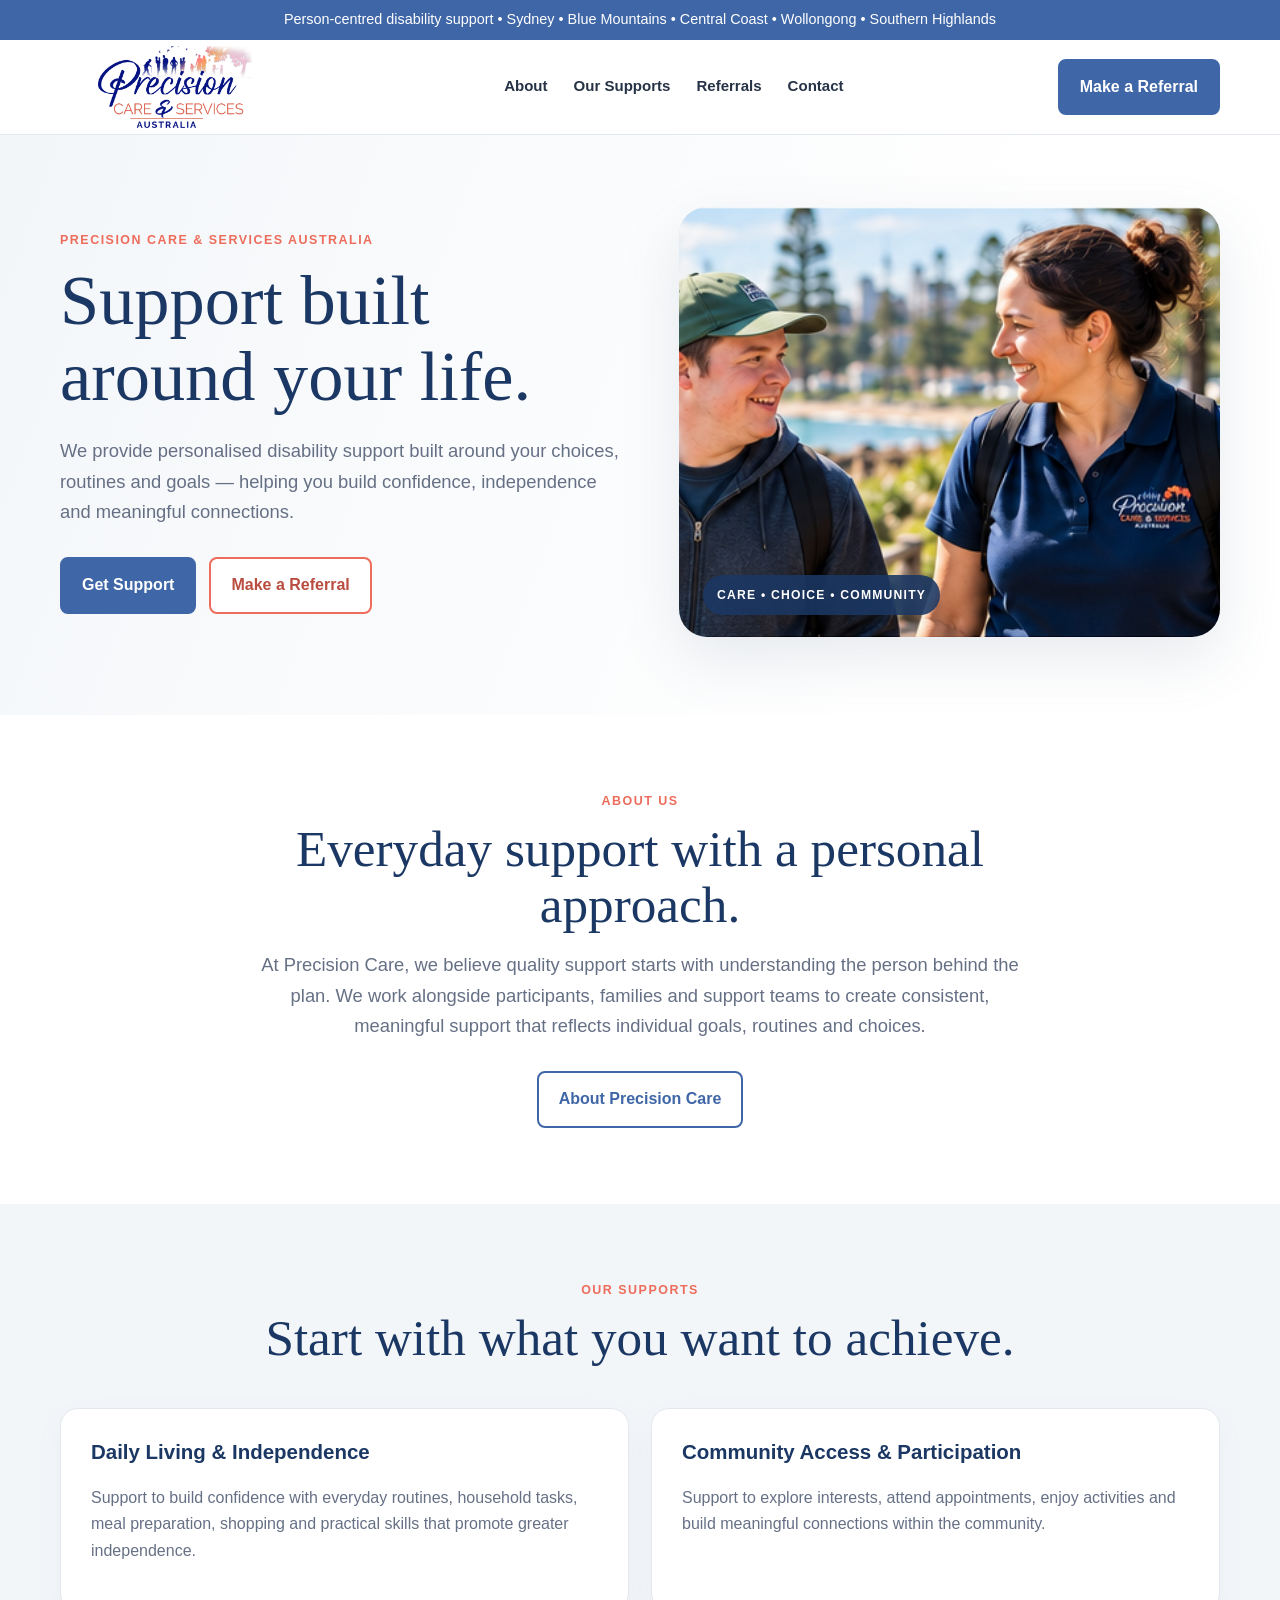
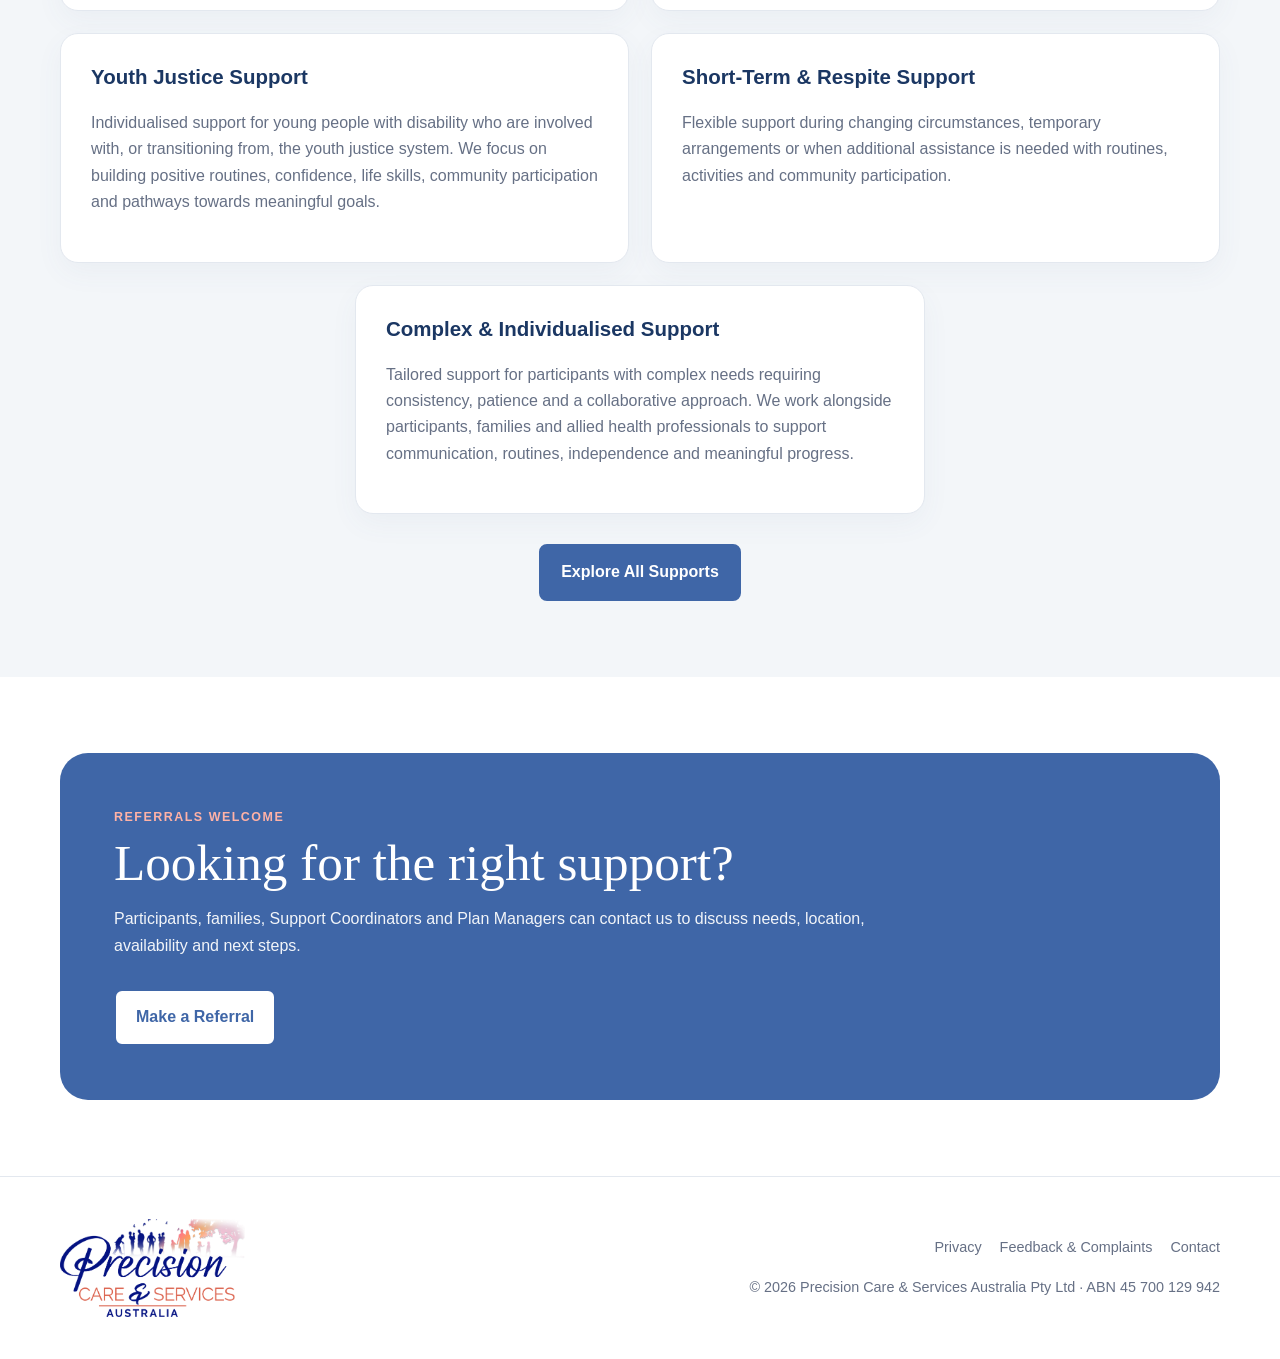
<file: index.html>
<!doctype html>
<html lang="en">
<head>
<meta charset="utf-8">
<meta name="viewport" content="width=device-width,initial-scale=1">
<title>Precision Care & Services Australia | Disability Support</title>
<meta name="description" content="Personalised disability support across Sydney, Blue Mountains, Central Coast, Wollongong and Southern Highlands.">
<link rel="stylesheet" href="styles.css">
</head>
<body>
<div class="top">Person-centred disability support • Sydney • Blue Mountains • Central Coast • Wollongong • Southern Highlands</div>
<header>
<div class="wrap nav">
<a href="index.html"><img class="logo" src="logo-web.png" alt="Precision Care & Services Australia"></a>
<button class="menu-toggle" aria-label="Open menu" style="display:none;">☰</button>
<nav class="links" aria-label="Main navigation">
<a href="about.html">About</a><a href="supports.html">Our Supports</a><a href="referrals.html">Referrals</a><a href="contact.html">Contact</a>
</nav>
<a class="btn primary" href="referrals.html">Make a Referral</a>
</div>
</header>
<main>
<section class="hero">
<div class="wrap hero-grid">
<div>
<div class="eyebrow">Precision Care & Services Australia</div>
<h1>Support built around your life.</h1>
<p class="lead">We provide personalised disability support built around your choices, routines and goals — helping you build confidence, independence and meaningful connections.</p>
<div class="actions"><a class="btn primary" href="contact.html">Get Support</a><a class="btn alt" href="referrals.html">Make a Referral</a></div>
</div>
<div class="hero-photo" role="img" aria-label="Warm, person-centred disability support in the community">
<img src="hero-care.png" alt="Person-centred community support">
<div class="photo-label">CARE • CHOICE • COMMUNITY</div>
</div>
</div>
</section>
<section class="section">
<div class="wrap center">
<div class="eyebrow">About us</div>
<h2>Everyday support with a personal approach.</h2>
<p class="lead">At Precision Care, we believe quality support starts with understanding the person behind the plan. We work alongside participants, families and support teams to create consistent, meaningful support that reflects individual goals, routines and choices.</p>
<div class="actions" style="justify-content:center"><a class="btn" href="about.html">About Precision Care</a></div>
</div>
</section>
<section class="section soft home-supports">
<div class="wrap">
<div class="center"><div class="eyebrow">Our supports</div><h2>Start with what you want to achieve.</h2></div>
<div class="grid">
<div class="card"><h3>Daily Living & Independence</h3><p>Support to build confidence with everyday routines, household tasks, meal preparation, shopping and practical skills that promote greater independence.</p></div>
<div class="card"><h3>Community Access & Participation</h3><p>Support to explore interests, attend appointments, enjoy activities and build meaningful connections within the community.</p></div>
<div class="card"><h3>Youth Justice Support</h3><p>Individualised support for young people with disability who are involved with, or transitioning from, the youth justice system. We focus on building positive routines, confidence, life skills, community participation and pathways towards meaningful goals.</p></div>
<div class="card"><h3>Short-Term & Respite Support</h3><p>Flexible support during changing circumstances, temporary arrangements or when additional assistance is needed with routines, activities and community participation.</p></div>
<div class="card"><h3>Complex & Individualised Support</h3><p>Tailored support for participants with complex needs requiring consistency, patience and a collaborative approach. We work alongside participants, families and allied health professionals to support communication, routines, independence and meaningful progress.</p></div>
</div>
<div class="actions" style="justify-content:center"><a class="btn primary" href="supports.html">Explore All Supports</a></div>
</div>
</section>
<section class="section"><div class="wrap band"><div class="eyebrow" style="color:#ffb2a6">Referrals welcome</div><h2>Looking for the right support?</h2><p>Participants, families, Support Coordinators and Plan Managers can contact us to discuss needs, location, availability and next steps.</p><div class="actions"><a class="btn" href="referrals.html" style="background:#fff">Make a Referral</a></div></div></section>
</main>
<footer><div class="wrap foot"><img src="logo-web.png" alt="Precision Care & Services Australia"><div><div class="footlinks"><a href="privacy.html">Privacy</a><a href="feedback.html">Feedback & Complaints</a><a href="contact.html">Contact</a></div><div class="small">© 2026 Precision Care & Services Australia Pty Ltd · ABN 45 700 129 942</div></div></div></footer>
<script src="script.js"></script>
</body></html>
</file>
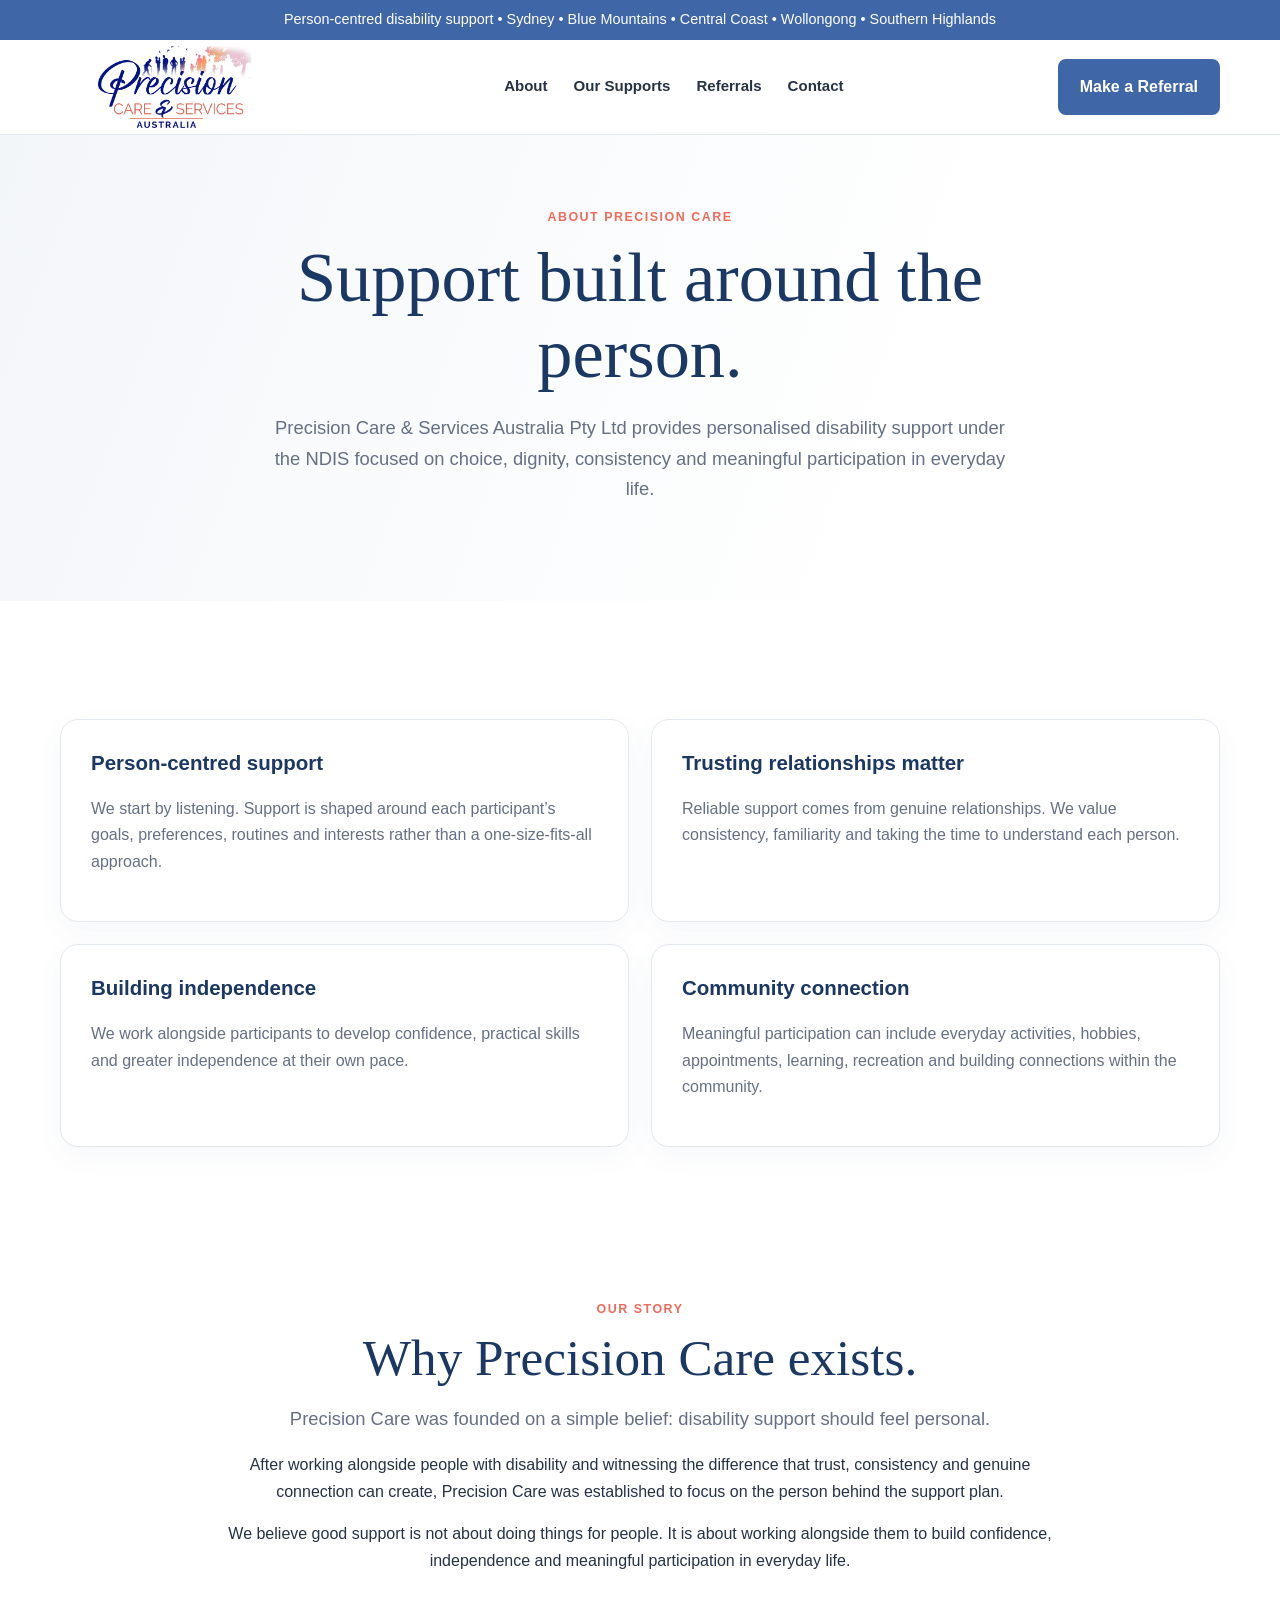
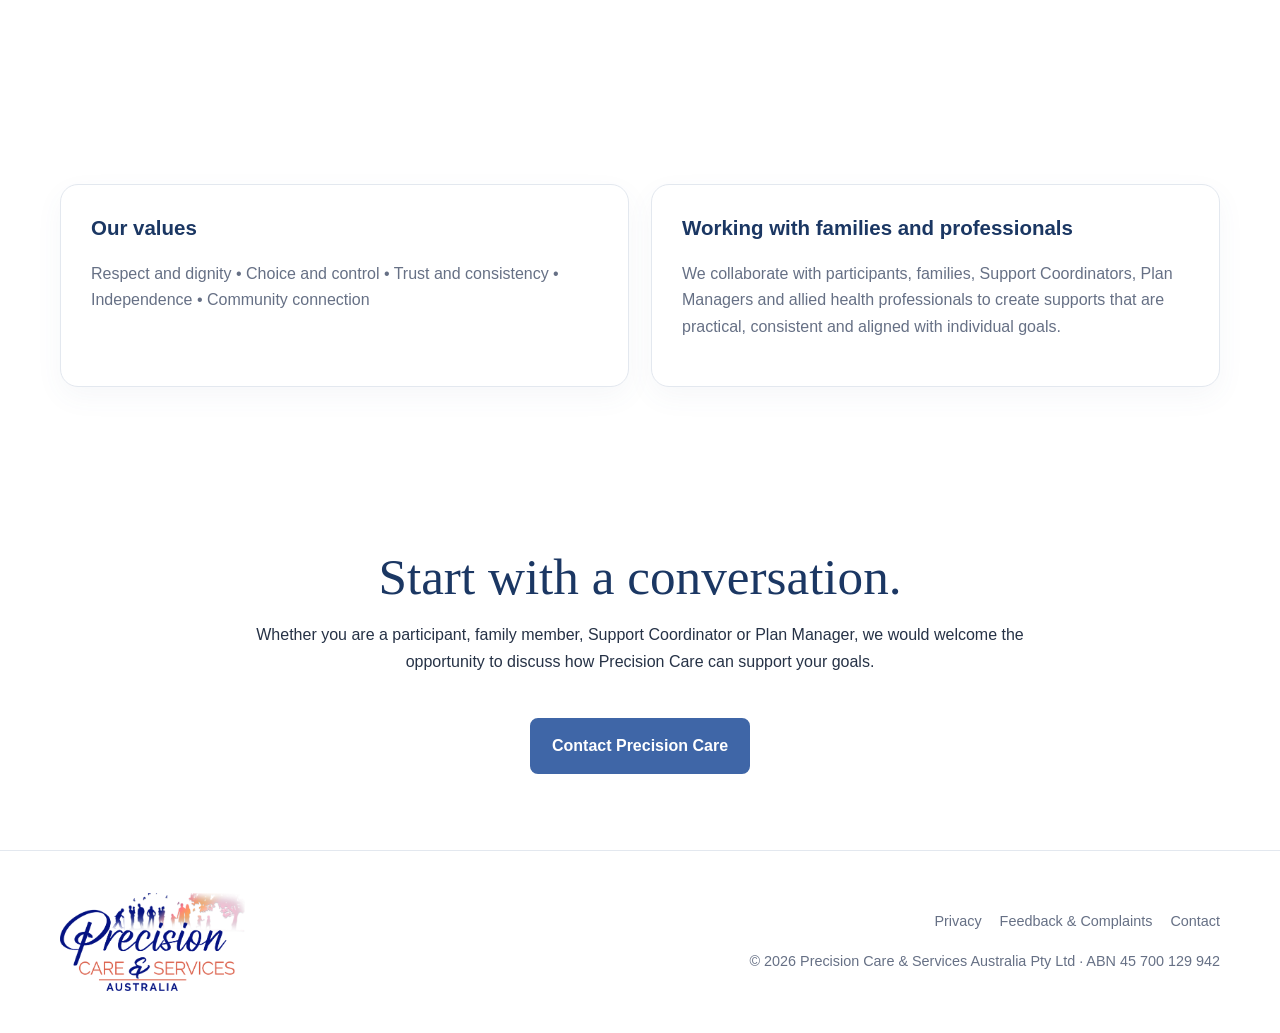
<file: about.html>
<!doctype html>
<html lang="en">
<head>
<meta charset="utf-8">
<meta name="viewport" content="width=device-width, initial-scale=1">

<title>About Precision Care | Person-Centred NDIS Disability Support</title>

<meta name="description" content="Learn about Precision Care & Services Australia. We provide person-centred NDIS disability support focused on choice, dignity, independence and community participation.">

<link rel="stylesheet" href="styles.css?v=4">
</head>

<body>

<div class="top">
Person-centred disability support • Sydney • Blue Mountains • Central Coast • Wollongong • Southern Highlands
</div>

<header>
<div class="wrap nav">
<a href="index.html"><img class="logo" src="logo-web.png" alt="Precision Care & Services Australia"></a>
<button class="menu-toggle" aria-label="Open menu" style="display:none;">☰</button>
<nav class="links" aria-label="Main navigation">
<a href="about.html">About</a><a href="supports.html">Our Supports</a><a href="referrals.html">Referrals</a><a href="contact.html">Contact</a>
</nav>
<a class="btn primary" href="referrals.html">Make a Referral</a>
</div>
</header>


<main class="about-page">


<section class="hero">
<div class="wrap center">

<div class="eyebrow">
ABOUT PRECISION CARE
</div>

<h1>
Support built around the person.
</h1>

<p class="lead">
Precision Care & Services Australia Pty Ltd provides personalised disability support under the NDIS focused on choice, dignity, consistency and meaningful participation in everyday life.
</p>

</div>
</section>



<section class="section">

<div class="wrap grid">


<div class="card">

<h3>
Person-centred support
</h3>

<p>
We start by listening. Support is shaped around each participant’s goals, preferences, routines and interests rather than a one-size-fits-all approach.
</p>

</div>



<div class="card">

<h3>
Trusting relationships matter
</h3>

<p>
Reliable support comes from genuine relationships. We value consistency, familiarity and taking the time to understand each person.
</p>

</div>



<div class="card">

<h3>
Building independence
</h3>

<p>
We work alongside participants to develop confidence, practical skills and greater independence at their own pace.
</p>

</div>



<div class="card">

<h3>
Community connection
</h3>

<p>
Meaningful participation can include everyday activities, hobbies, appointments, learning, recreation and building connections within the community.
</p>

</div>


</div>
</section>




<section class="section">

<div class="wrap center">

<div class="eyebrow">
OUR STORY
</div>

<h2>
Why Precision Care exists.
</h2>


<p class="lead">

Precision Care was founded on a simple belief: disability support should feel personal.

</p>


<p>

After working alongside people with disability and witnessing the difference that trust, consistency and genuine connection can create, Precision Care was established to focus on the person behind the support plan.

</p>


<p>

We believe good support is not about doing things for people. It is about working alongside them to build confidence, independence and meaningful participation in everyday life.

</p>


</div>

</section>




<section class="section">

<div class="wrap grid">


<div class="card">

<h3>
Our values
</h3>

<p>
Respect and dignity • Choice and control • Trust and consistency • Independence • Community connection
</p>

</div>



<div class="card">

<h3>
Working with families and professionals
</h3>

<p>
We collaborate with participants, families, Support Coordinators, Plan Managers and allied health professionals to create supports that are practical, consistent and aligned with individual goals.
</p>

</div>


</div>

</section>




<section class="section">

<div class="wrap center">

<h2>
Start with a conversation.
</h2>

<p>
Whether you are a participant, family member, Support Coordinator or Plan Manager, we would welcome the opportunity to discuss how Precision Care can support your goals.
</p>

<br>

<a class="btn primary" href="contact.html">
Contact Precision Care
</a>


</div>

</section>



</main>
<footer>
  <div class="wrap foot">

    <img src="logo-web.png" alt="Precision Care & Services Australia">

    <div>
      <div class="footlinks">
        <a href="privacy.html">Privacy</a>
        <a href="feedback.html">Feedback & Complaints</a>
        <a href="contact.html">Contact</a>
      </div>

      <div class="small">
        © 2026 Precision Care & Services Australia Pty Ltd · ABN 45 700 129 942
      </div>
    </div>

  </div>
</footer>
<script src="script.js"></script>
</body>
</html>
</file>
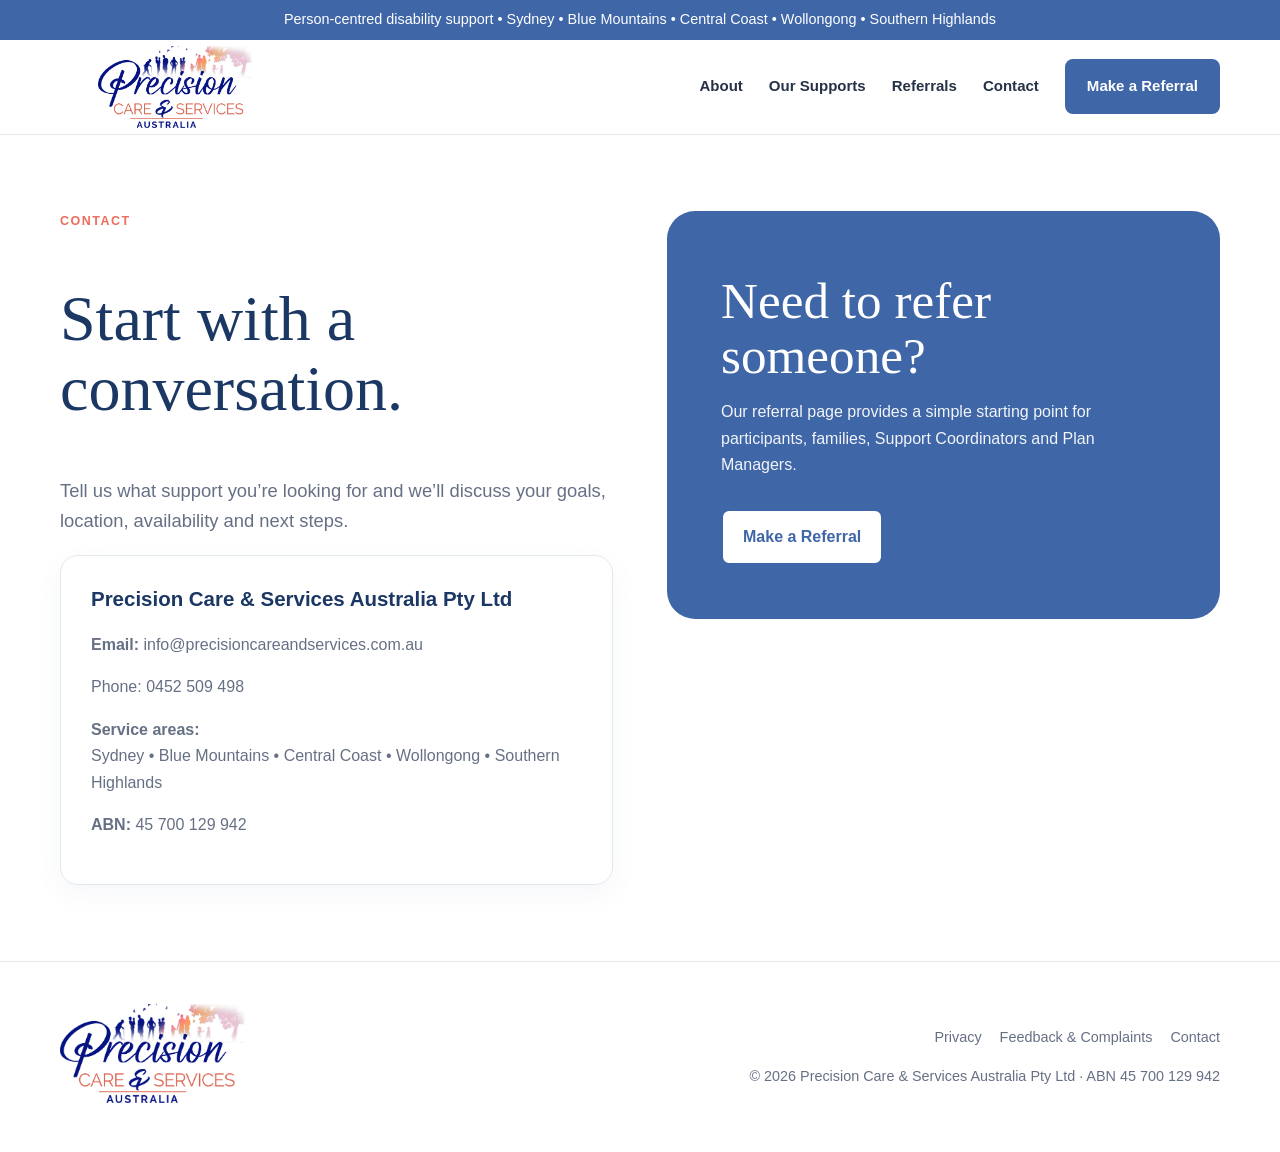
<file: contact.html>
<!doctype html><html lang="en"><head><meta charset="utf-8"><meta name="viewport" content="width=device-width,initial-scale=1"><title>Contact | Precision Care</title><meta name="description" content="Contact Precision Care for disability support enquiries and referrals."><link rel="stylesheet" href="styles.css"></head><body><div class="top">Person-centred disability support • Sydney • Blue Mountains • Central Coast • Wollongong • Southern Highlands</div><header><div class="wrap nav"><a href="index.html"><img class="logo" src="logo-web.png" alt="Precision Care & Services Australia"></a><nav class="links" aria-label="Main navigation"><a href="about.html">About</a><a href="supports.html">Our Supports</a><a href="referrals.html">Referrals</a><a href="contact.html">Contact</a><a class="btn primary" href="referrals.html">Make a Referral</a></nav></div></header><main><section class="section"><div class="wrap contact"><div><div class="eyebrow">Contact</div><h1 style="font-size:clamp(2.8rem,5vw,4.5rem)">Start with a conversation.</h1><p class="lead">Tell us what support you’re looking for and we’ll discuss your goals, location, availability and next steps.</p><div class="card"><h3>Precision Care & Services Australia Pty Ltd</h3><p><strong>Email:</strong> <a href="mailto:info@precisioncareandservices.com.au">info@precisioncareandservices.com.au</a></p><p>Phone: <a href="tel:0452509498">0452 509 498</a></p><p><strong>Service areas:</strong><br><span class="service-area">Sydney • Blue Mountains • Central Coast • Wollongong • Southern Highlands</span></p><p><strong>ABN:</strong> 45 700 129 942</p></div></div><div class="band"><h2>Need to refer someone?</h2><p>Our referral page provides a simple starting point for participants, families, Support Coordinators and Plan Managers.</p><div class="actions"><a class="btn" href="referrals.html" style="background:#fff">Make a Referral</a></div></div></div></section></main><footer><div class="wrap foot"><a href="index.html" aria-label="Precision Care & Services Australia home"><img class="footer-logo" src="logo-web.png" alt="Precision Care & Services Australia"></a><div><div class="footlinks"><a href="privacy.html">Privacy</a><a href="feedback.html">Feedback & Complaints</a><a href="contact.html">Contact</a></div><div class="small">© 2026 Precision Care & Services Australia Pty Ltd · ABN 45 700 129 942</div></div></div></footer></body></html>
</file>
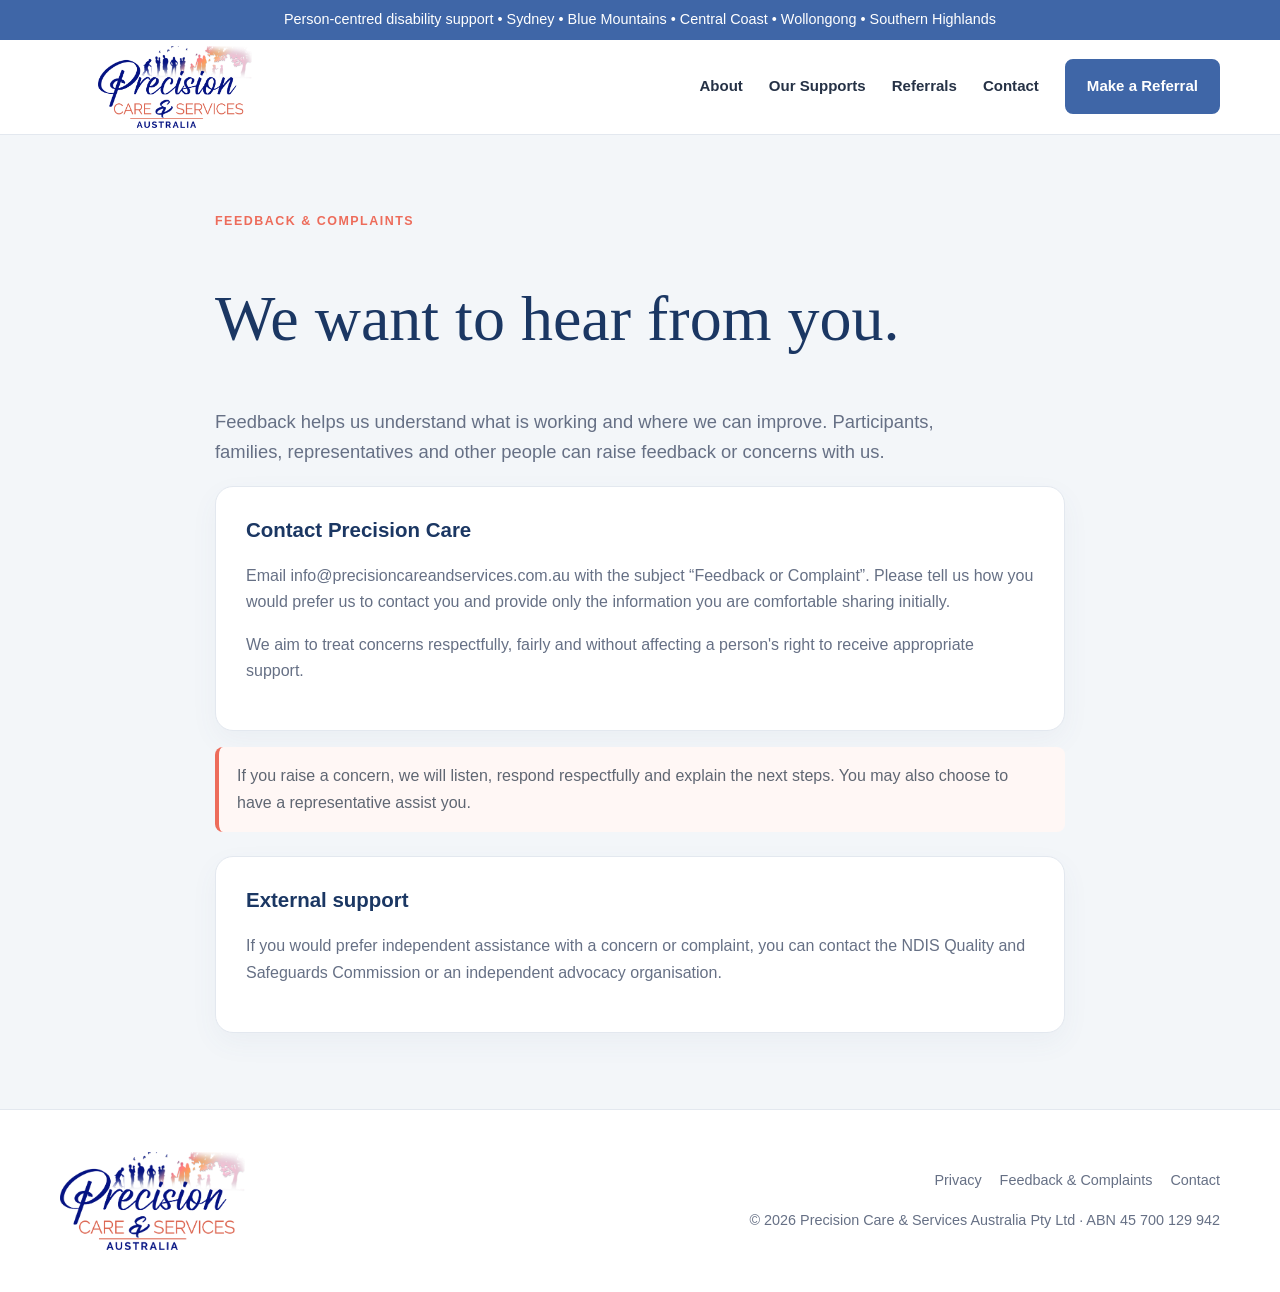
<file: feedback.html>
<!doctype html><html lang="en"><head><meta charset="utf-8"><meta name="viewport" content="width=device-width,initial-scale=1"><title>Feedback & Complaints | Precision Care</title><meta name="description" content="Provide feedback or raise a concern with Precision Care."><link rel="stylesheet" href="styles.css"></head><body><div class="top">Person-centred disability support • Sydney • Blue Mountains • Central Coast • Wollongong • Southern Highlands</div><header><div class="wrap nav"><a href="index.html"><img class="logo" src="logo-web.png" alt="Precision Care & Services Australia"></a><nav class="links" aria-label="Main navigation"><a href="about.html">About</a><a href="supports.html">Our Supports</a><a href="referrals.html">Referrals</a><a href="contact.html">Contact</a><a class="btn primary" href="referrals.html">Make a Referral</a></nav></div></header><main><section class="section soft"><div class="wrap" style="max-width:850px"><div class="eyebrow">Feedback & complaints</div><h1 style="font-size:clamp(2.8rem,5vw,4.5rem)">We want to hear from you.</h1><p class="lead">Feedback helps us understand what is working and where we can improve. Participants, families, representatives and other people can raise feedback or concerns with us.</p><div class="card"><h3>Contact Precision Care</h3><p>Email <a href="mailto:info@precisioncareandservices.com.au?subject=Feedback%20or%20Complaint">info@precisioncareandservices.com.au</a> with the subject “Feedback or Complaint”. Please tell us how you would prefer us to contact you and provide only the information you are comfortable sharing initially.</p><p>We aim to treat concerns respectfully, fairly and without affecting a person's right to receive appropriate support.</p></div><p class="notice">If you raise a concern, we will listen, respond respectfully and explain the next steps. You may also choose to have a representative assist you.</p><div class="card" style="margin-top:24px;"><h3>External support</h3><p>If you would prefer independent assistance with a concern or complaint, you can contact the NDIS Quality and Safeguards Commission or an independent advocacy organisation.</p></div></div></section></main><footer><div class="wrap foot"><img src="logo-web.png" alt="Precision Care & Services Australia"><div><div class="footlinks"><a href="privacy.html">Privacy</a><a href="feedback.html">Feedback & Complaints</a><a href="contact.html">Contact</a></div><div class="small">© 2026 Precision Care & Services Australia Pty Ltd · ABN 45 700 129 942</div></div></div></footer></body></html>
</file>
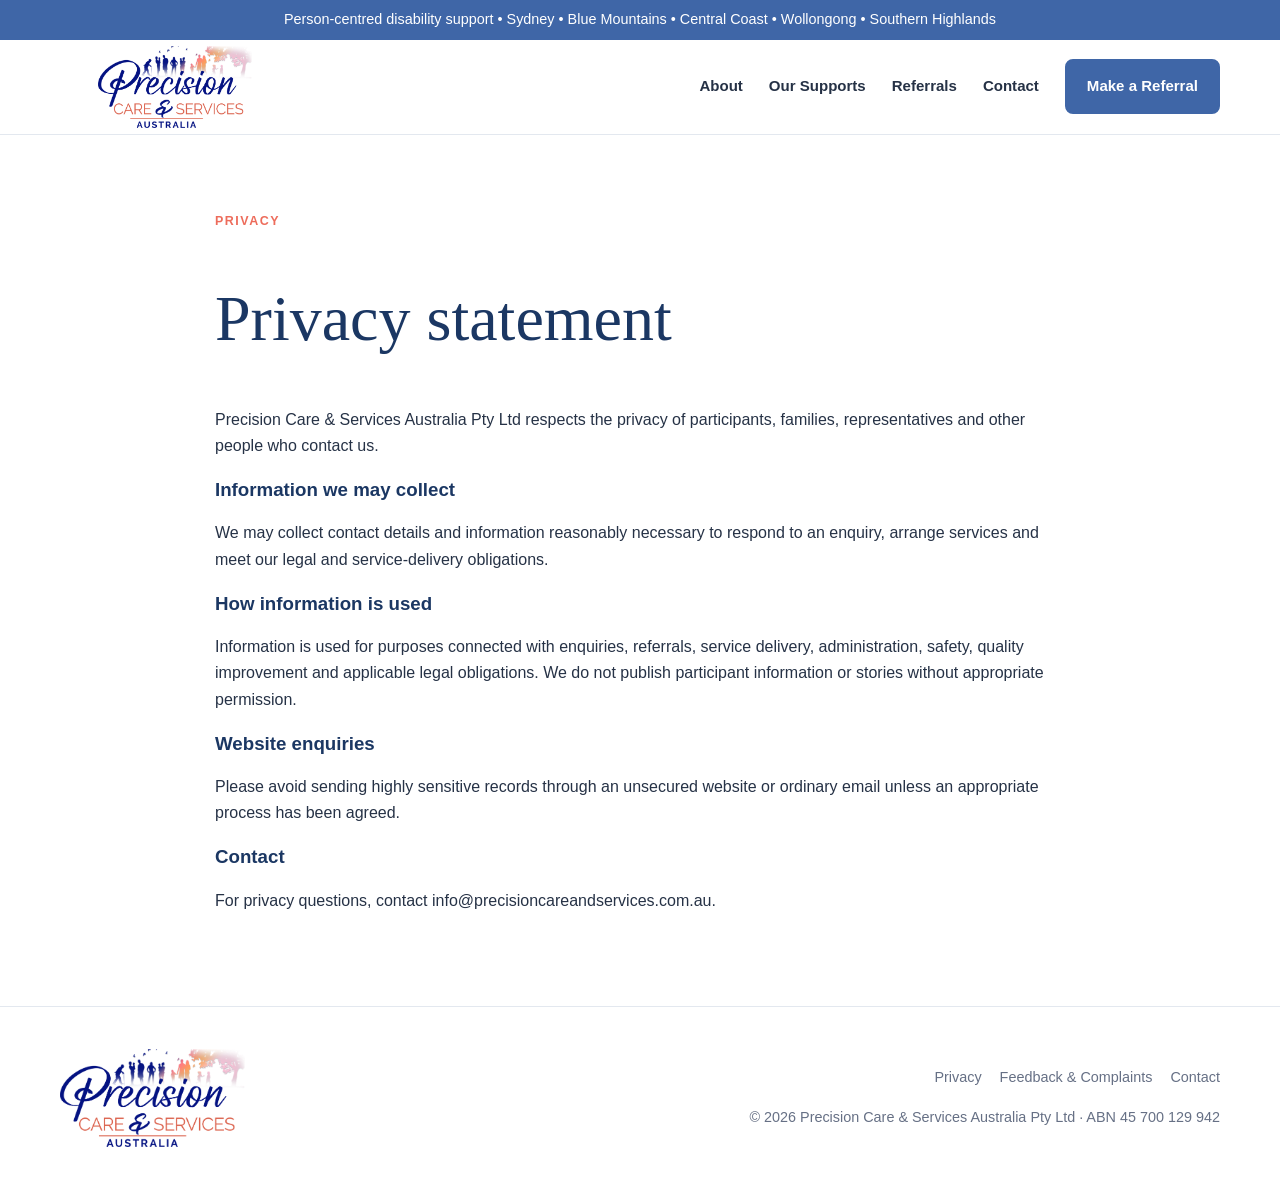
<file: privacy.html>
<!doctype html><html lang="en"><head><meta charset="utf-8"><meta name="viewport" content="width=device-width,initial-scale=1"><title>Privacy | Precision Care</title><meta name="description" content="Privacy information for Precision Care website visitors and enquiries."><link rel="stylesheet" href="styles.css"></head><body><div class="top">Person-centred disability support • Sydney • Blue Mountains • Central Coast • Wollongong • Southern Highlands</div><header><div class="wrap nav"><a href="index.html"><img class="logo" src="logo-web.png" alt="Precision Care & Services Australia"></a><nav class="links" aria-label="Main navigation"><a href="about.html">About</a><a href="supports.html">Our Supports</a><a href="referrals.html">Referrals</a><a href="contact.html">Contact</a><a class="btn primary" href="referrals.html">Make a Referral</a></nav></div></header><main><section class="section"><div class="wrap" style="max-width:850px"><div class="eyebrow">Privacy</div><h1 style="font-size:clamp(2.8rem,5vw,4.5rem)">Privacy statement</h1><p>Precision Care & Services Australia Pty Ltd respects the privacy of participants, families, representatives and other people who contact us.</p><h3>Information we may collect</h3><p>We may collect contact details and information reasonably necessary to respond to an enquiry, arrange services and meet our legal and service-delivery obligations.</p><h3>How information is used</h3><p>Information is used for purposes connected with enquiries, referrals, service delivery, administration, safety, quality improvement and applicable legal obligations. We do not publish participant information or stories without appropriate permission.</p><h3>Website enquiries</h3><p>Please avoid sending highly sensitive records through an unsecured website or ordinary email unless an appropriate process has been agreed.</p><h3>Contact</h3><p>For privacy questions, contact <a href="mailto:info@precisioncareandservices.com.au">info@precisioncareandservices.com.au</a>.</p></div></section></main><footer><div class="wrap foot"><img src="logo-web.png" alt="Precision Care & Services Australia"><div><div class="footlinks"><a href="privacy.html">Privacy</a><a href="feedback.html">Feedback & Complaints</a><a href="contact.html">Contact</a></div><div class="small">© 2026 Precision Care & Services Australia Pty Ltd · ABN 45 700 129 942</div></div></div></footer></body></html>
</file>
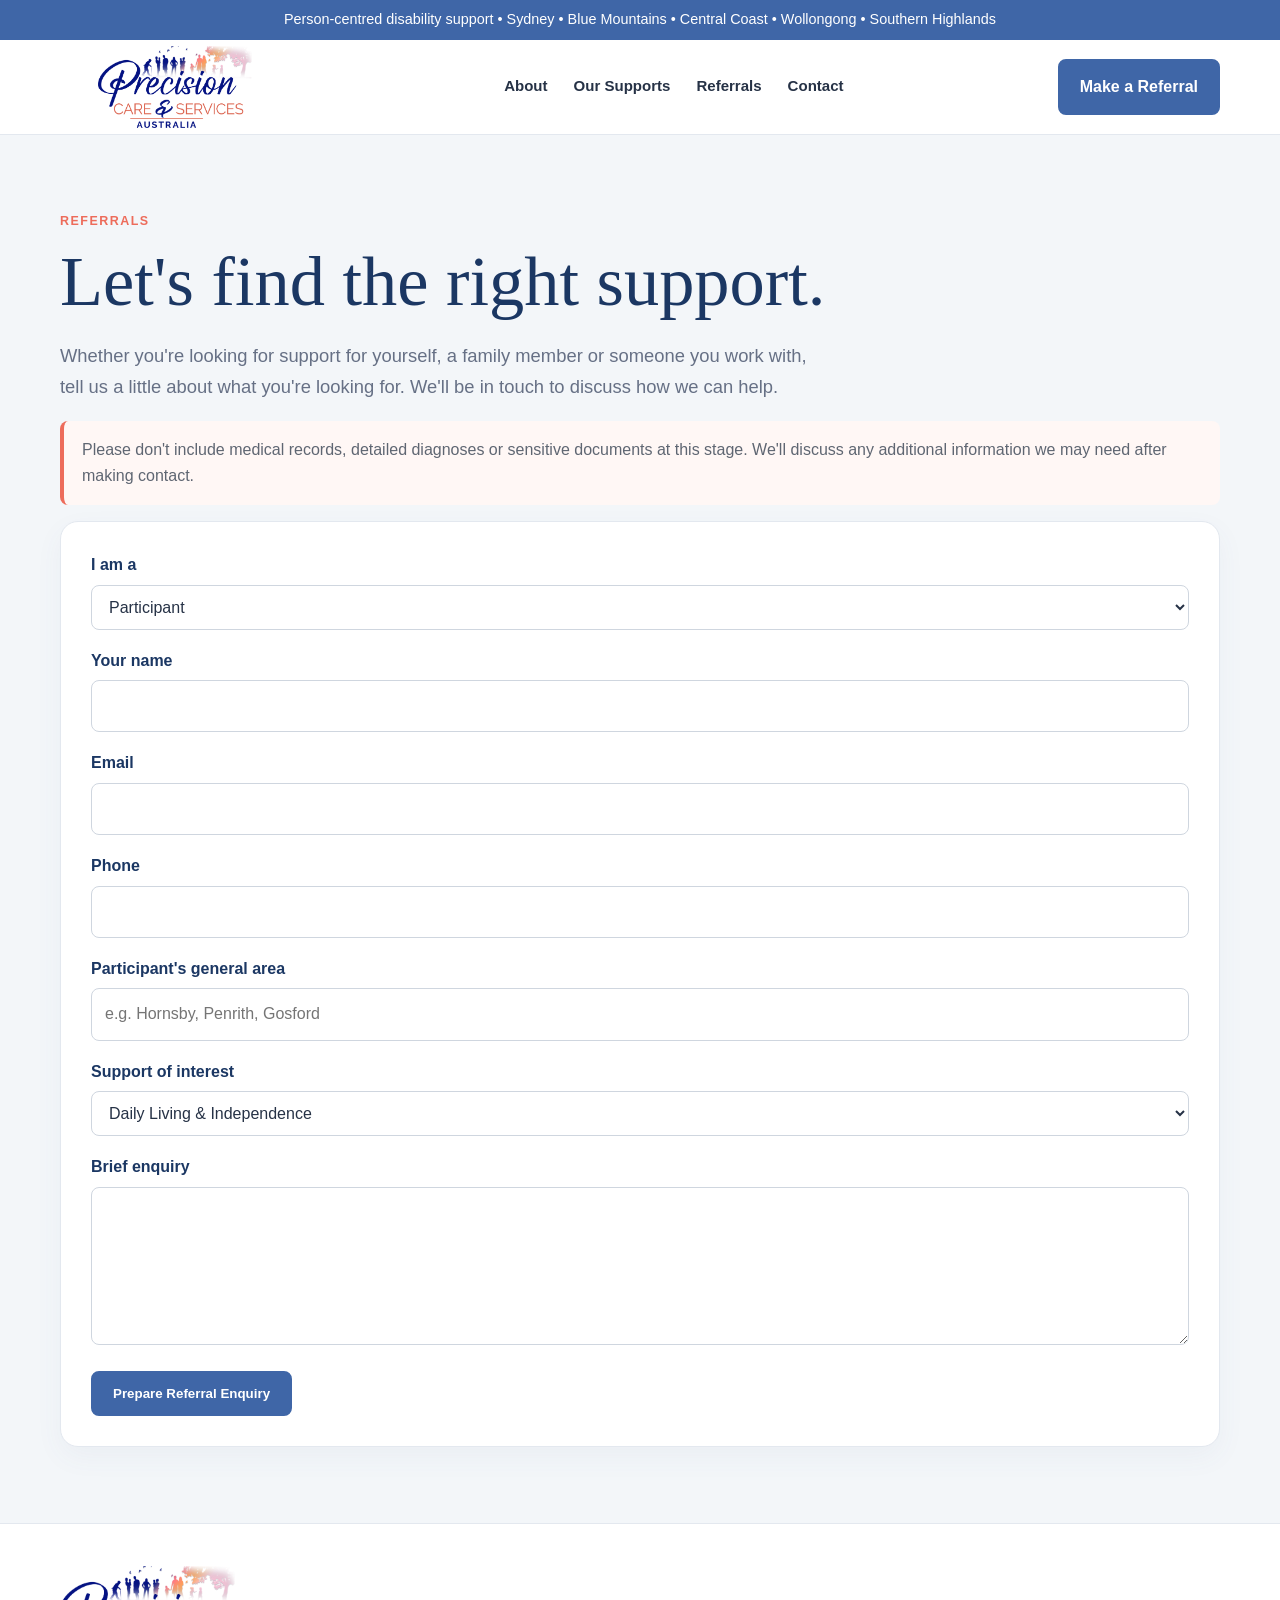
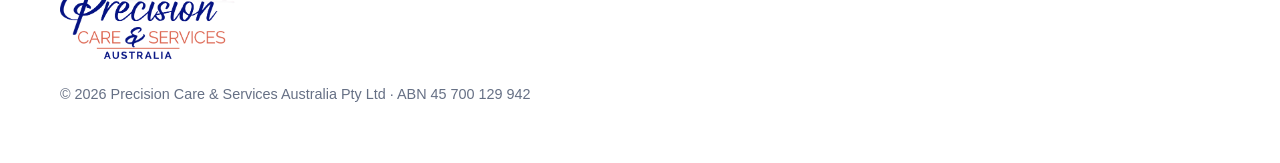
<file: referrals.html>
<!doctype html>
<html lang="en">

<head>
<meta charset="utf-8">
<meta name="viewport" content="width=device-width, initial-scale=1">
<title>Referrals | Precision Care</title>
<link rel="stylesheet" href="styles.css?v=4">
</head>

<body>

<div class="top">
Person-centred disability support • Sydney • Blue Mountains • Central Coast • Wollongong • Southern Highlands
</div>

<header>
<div class="wrap nav">

<a href="index.html">
<img class="logo" src="logo-web.png" alt="Precision Care & Services Australia">
</a>

<button class="menu-toggle" aria-label="Open menu" style="display:none;">☰</button>

<nav class="links">
<a href="about.html">About</a>
<a href="supports.html">Our Supports</a>
<a href="referrals.html">Referrals</a>
<a href="contact.html">Contact</a>
</nav>

<a class="btn primary" href="referrals.html">Make a Referral</a>

</div>
</header>

<main>

<section class="section soft hero">

<div class="wrap referral-page">

<div class="eyebrow">
REFERRALS
</div>

<h1>
  Let's find the right support.
</h1>




<p class="lead">
Whether you're looking for support for yourself, a family member or someone you work with, tell us a little about what you're looking for. We'll be in touch to discuss how we can help.
</p>

<p class="notice">
Please don't include medical records, detailed diagnoses or sensitive documents at this stage. We'll discuss any additional information we may need after making contact.
</p>

<form class="form" action="https://formsubmit.co/9af32374d4c07efcc7d312a706fdcf51" method="POST">
<input type="hidden" name="_subject" value="New Precision Care Referral Enquiry">

<input type="hidden" name="_next" value="https://precisioncare108.github.io/precision-care-website/thank-you.html">
 <div class="field">
<label for="who">I am a</label>
<select id="who" name="Referrer type">
<option>Participant</option>
<option>Family member / nominee</option>
<option>Support Coordinator</option>
<option>Plan Manager</option>
<option>Other professional</option>
</select>
</div>

<div class="field">
<label for="name">Your name</label>
<input id="name" name="Name" required>
</div>

<div class="field">
<label for="email">Email</label>
<input id="email" name="Email" type="email" required>
</div>

<div class="field">
<label for="phone">Phone</label>
<input id="phone" name="Phone" type="tel">
</div>

<div class="field">
<label for="area">Participant's general area</label>
<input id="area" name="Area" placeholder="e.g. Hornsby, Penrith, Gosford">
</div>

<div class="field">
<label for="support">Support of interest</label>
<select id="support" name="Support">
<option>Daily Living & Independence</option>
<option>Community Access & Participation</option>
<option>Life Skills Development</option>
<option>Complex & Individualised Support</option>
<option>Youth Justice Support</option>
<option>Short-Term & Respite Support</option>
<option>Appointments & Everyday Tasks</option>
</select>
</div>

<div class="field">
<label for="message">Brief enquiry</label>
<textarea id="message" name="Message" rows="5"></textarea>
</div>

<button class="btn primary" type="submit">
Prepare Referral Enquiry
</button>

</form>

</div>

</section>

</main>

 <footer>
<div class="wrap">

<a href="index.html" aria-label="Precision Care & Services Australia home">
<img class="footer-logo" src="logo-web.png" alt="Precision Care & Services Australia" style="width:175px; max-width:175px; height:auto;">
</a>

<p class="small">
© 2026 Precision Care & Services Australia Pty Ltd · ABN 45 700 129 942
</p>

</div>
</footer>
  
<script src="script.js"></script>

</body>
</html>
</file>
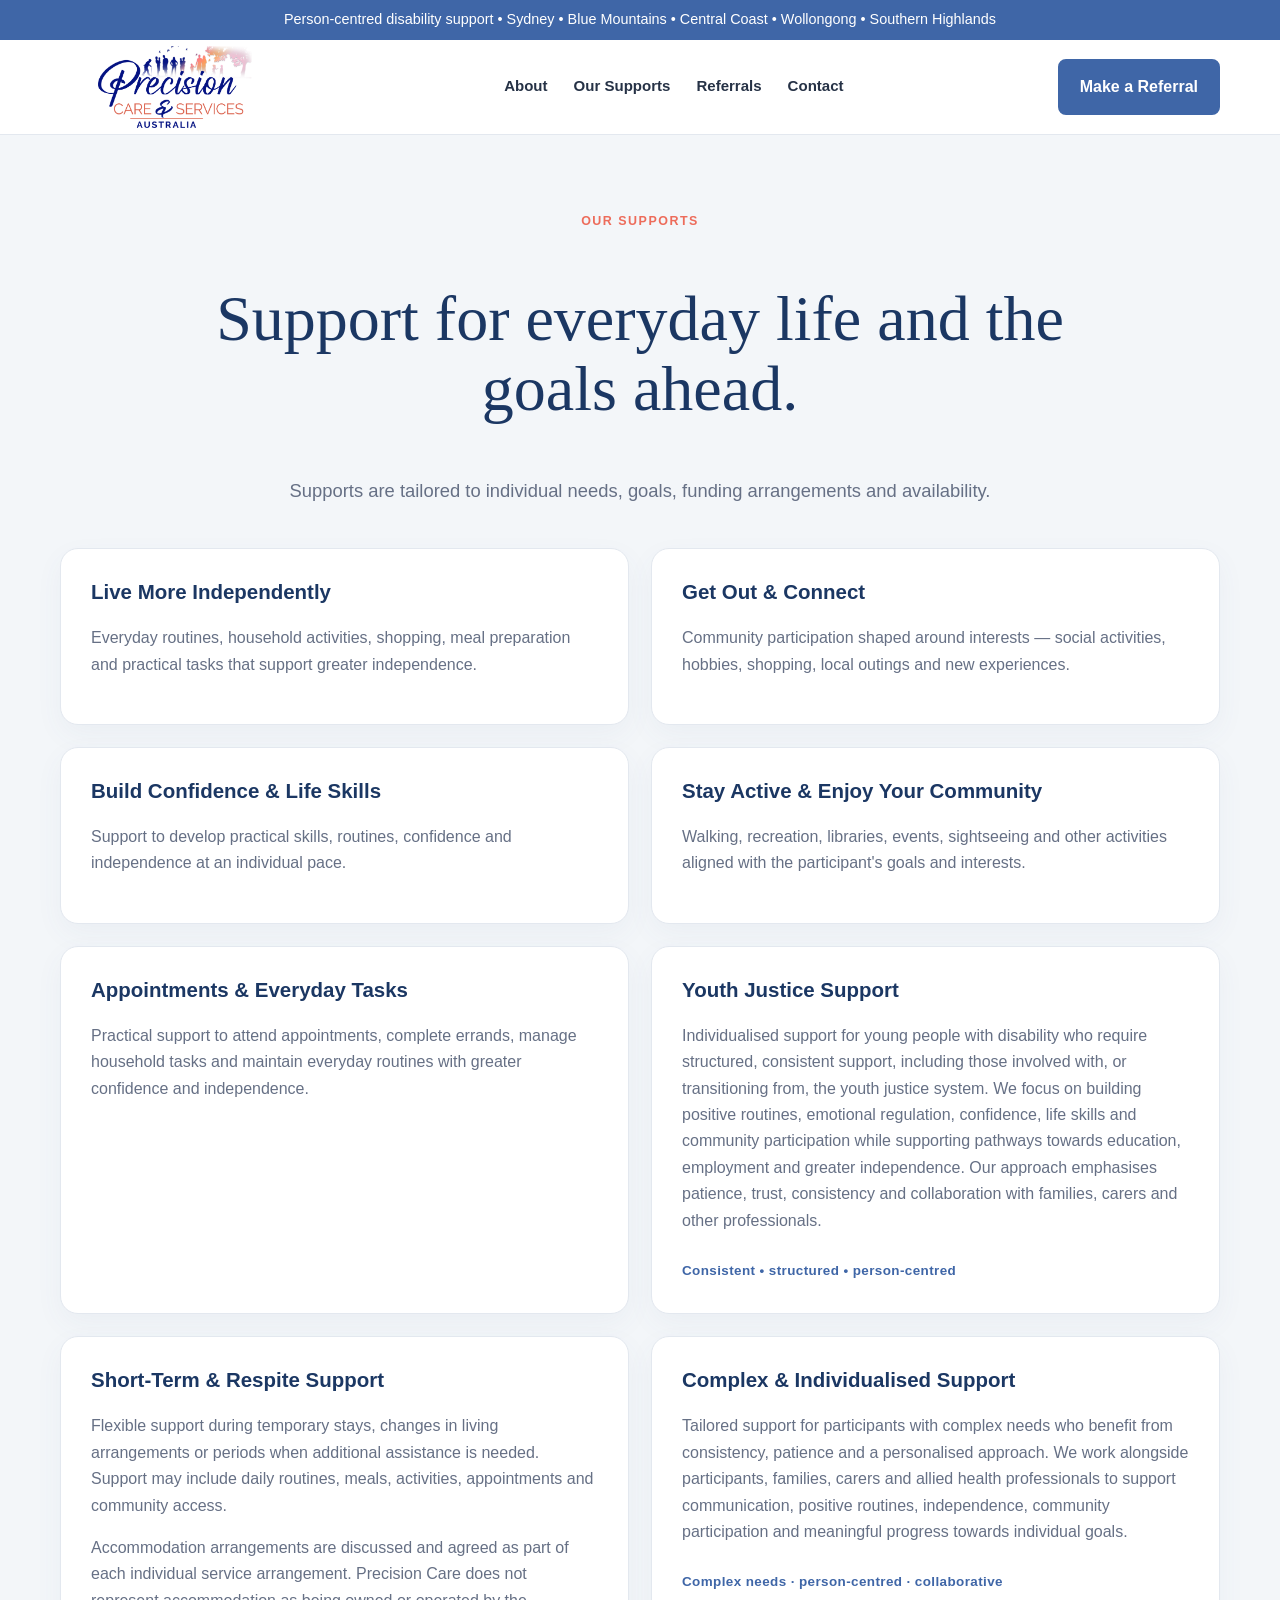
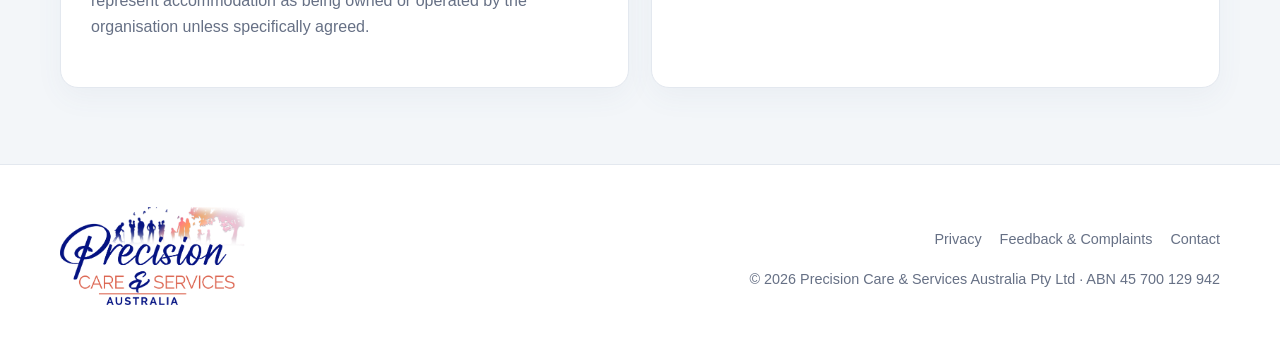
<file: supports.html>
<!doctype html>
<html lang="en">
<head>
  <meta charset="utf-8">
  <meta name="viewport" content="width=device-width,initial-scale=1">
  <title>Our Supports | Precision Care</title>
  <meta name="description" content="Explore personalised disability support including daily living, community access, youth justice, life skills, short-term and complex individualised support from Precision Care.">
  <link rel="stylesheet" href="styles.css">
</head>

<body>

<div class="top">
  Person-centred disability support • Sydney • Blue Mountains • Central Coast • Wollongong • Southern Highlands
</div>

<header>
<div class="wrap nav">
<a href="index.html"><img class="logo" src="logo-web.png" alt="Precision Care & Services Australia"></a>
<button class="menu-toggle" aria-label="Open menu" style="display:none;">☰</button>
<nav class="links" aria-label="Main navigation">
<a href="about.html">About</a><a href="supports.html">Our Supports</a><a href="referrals.html">Referrals</a><a href="contact.html">Contact</a>
</nav>
<a class="btn primary" href="referrals.html">Make a Referral</a>
</div>
</header>

<main>

<section class="section soft">
  <div class="wrap">

    <div class="center">
      <div class="eyebrow">Our supports</div>

      <h1 style="font-size:clamp(2.8rem,5vw,4.5rem)">
        Support for everyday life and the goals ahead.
      </h1>

      <p class="lead">
        Supports are tailored to individual needs, goals, funding arrangements and availability.
      </p>
    </div>

    <div class="grid">

      <div class="card">
        <h3>Live More Independently</h3>
        <p>
          Everyday routines, household activities, shopping, meal preparation and practical tasks that support greater independence.
        </p>
      </div>

      <div class="card">
        <h3>Get Out & Connect</h3>
        <p>
          Community participation shaped around interests — social activities, hobbies, shopping, local outings and new experiences.
        </p>
      </div>

      <div class="card">
        <h3>Build Confidence & Life Skills</h3>
        <p>
          Support to develop practical skills, routines, confidence and independence at an individual pace.
        </p>
      </div>

      <div class="card">
        <h3>Stay Active & Enjoy Your Community</h3>
        <p>
          Walking, recreation, libraries, events, sightseeing and other activities aligned with the participant's goals and interests.
        </p>
      </div>

      <div class="card">
        <h3>Appointments & Everyday Tasks</h3>
        <p>
          Practical support to attend appointments, complete errands, manage household tasks and maintain everyday routines with greater confidence and independence.
        </p>
      </div>

      <div class="card">
        <h3>Youth Justice Support</h3>
        <p>
          Individualised support for young people with disability who require structured, consistent support, including those involved with, or transitioning from, the youth justice system. We focus on building positive routines, emotional regulation, confidence, life skills and community participation while supporting pathways towards education, employment and greater independence. Our approach emphasises patience, trust, consistency and collaboration with families, carers and other professionals.
        </p>
        <span class="tag">Consistent • structured • person-centred</span>
      </div>

      <div class="card">
        <h3>Short-Term & Respite Support</h3>
        <p>
          Flexible support during temporary stays, changes in living arrangements or periods when additional assistance is needed. Support may include daily routines, meals, activities, appointments and community access.
        </p>
        <p class="small">
          Accommodation arrangements are discussed and agreed as part of each individual service arrangement. Precision Care does not represent accommodation as being owned or operated by the organisation unless specifically agreed.
        </p>
      </div>

      <div class="card">
        <h3>Complex & Individualised Support</h3>
        <p>
          Tailored support for participants with complex needs who benefit from consistency, patience and a personalised approach. We work alongside participants, families, carers and allied health professionals to support communication, positive routines, independence, community participation and meaningful progress towards individual goals.
        </p>
        <span class="tag">Complex needs · person-centred · collaborative</span>
      </div>

   

  </div>
</section>

</main>

<footer>
  <div class="wrap foot">

    <a href="index.html" aria-label="Precision Care & Services Australia home">
  <img class="footer-logo" src="logo-web.png" alt="Precision Care & Services Australia">
</a>

    <div>
      <div class="footlinks">
        <a href="privacy.html">Privacy</a>
        <a href="feedback.html">Feedback & Complaints</a>
        <a href="contact.html">Contact</a>
      </div>

      <div class="small">
        © 2026 Precision Care & Services Australia Pty Ltd · ABN 45 700 129 942
      </div>
    </div>

  </div>
</footer>
<script src="script.js"></script>
</body>
</html>
</file>
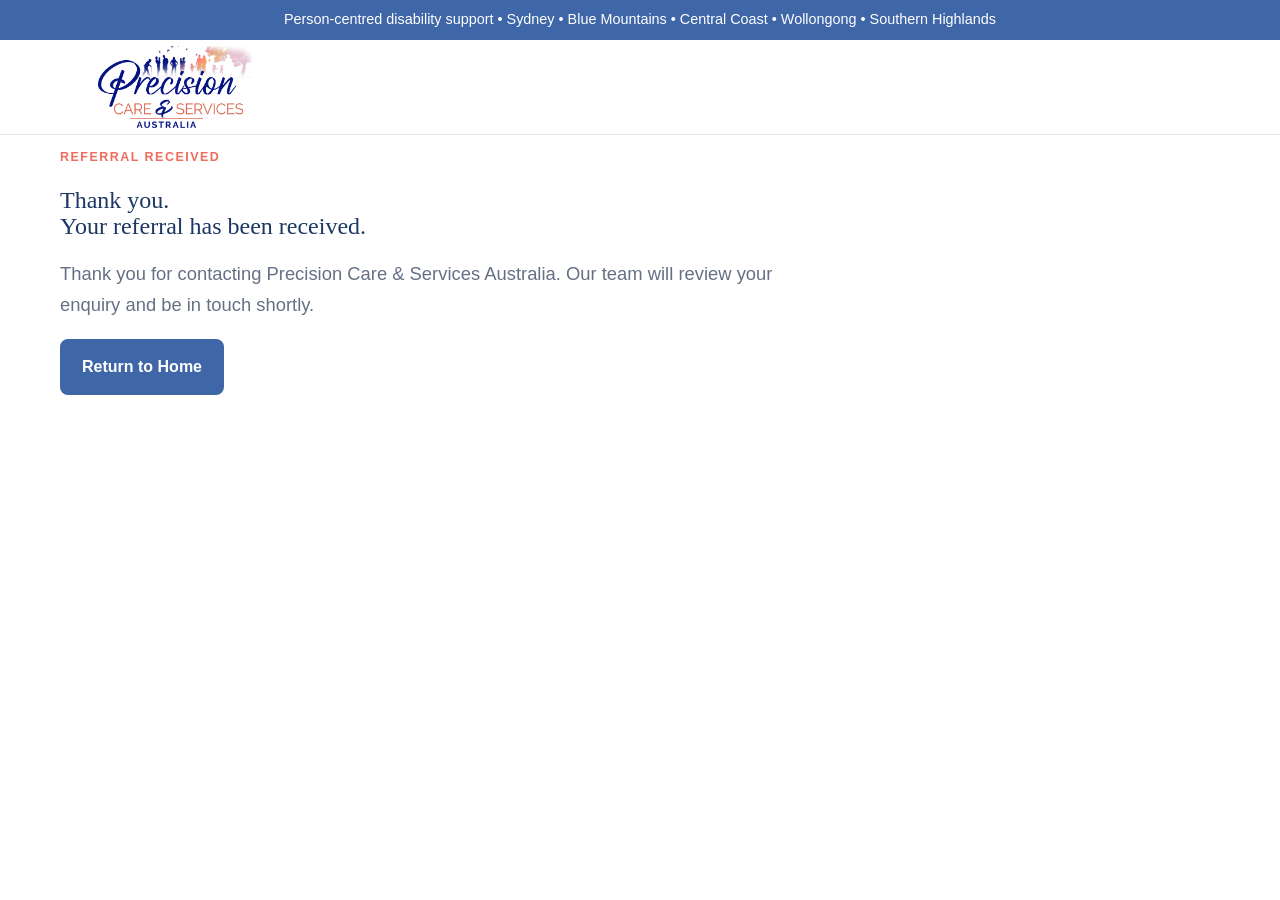
<file: thank-you.html>
<!doctype html>
<html lang="en">
<head>
  <meta charset="utf-8">
  <meta name="viewport" content="width=device-width, initial-scale=1">
  <title>Referral Received | Precision Care</title>
  <link rel="stylesheet" href="styles.css">
</head>

<body>

<div class="top">
  Person-centred disability support • Sydney • Blue Mountains • Central Coast • Wollongong • Southern Highlands
</div>

<header>
  <div class="wrap nav">
    <a href="index.html">
      <img class="logo" src="logo-web.png" alt="Precision Care & Services Australia">
    </a>
  </div>
</header>

<main class="wrap">
  <section class="page-head">
    <p class="eyebrow">REFERRAL RECEIVED</p>

    <h1>Thank you.<br>Your referral has been received.</h1>

    <p class="lead">
      Thank you for contacting Precision Care & Services Australia.
      Our team will review your enquiry and be in touch shortly.
    </p>

    <p>
      <a class="btn primary" href="index.html">Return to Home</a>
    </p>
  </section>
</main>

<script src="script.js"></script>
</body>
</html>
</file>
<file: styles.css>
:root{--blue:#3f66a7;--navy:#1b3763;--coral:#ed6c5b;--ink:#263246;--muted:#667085;--soft:#f3f6f9;--line:#e3e8ef;--white:#fff}
*{box-sizing:border-box} html{scroll-behavior:smooth} body{margin:0;font-family:Inter,Arial,sans-serif;color:var(--ink);background:#fff;line-height:1.65} a{text-decoration:none;color:inherit}
.wrap{width:min(1160px,92%);margin:auto}.top{background:var(--blue);color:#fff;font-size:.9rem;text-align:center;padding:8px 14px}header{background:#fff;border-bottom:1px solid var(--line)}
.nav{min-height:94px;display:flex;align-items:center;justify-content:space-between;gap:24px}.logo{width:230px;height:auto;max-height:82px;object-fit:contain;display:block}.links{display:flex;align-items:center;gap:26px;font-weight:600;font-size:.94rem}
.btn{display:inline-block;padding:13px 20px;border-radius:8px;font-weight:700;border:2px solid var(--blue);transition:.2s;background:#fff;color:var(--blue);cursor:pointer}.btn:hover{transform:translateY(-1px)}.btn.primary{background:var(--blue);color:#fff}.btn.alt{border-color:var(--coral);color:#b94d40;background:#fff}
.hero{background:linear-gradient(110deg,#f3f6f9 0%,#fff 72%);padding:72px 0 78px}.hero-grid{display:grid;grid-template-columns:1.02fr .98fr;gap:56px;align-items:center}.eyebrow{color:var(--coral);font-weight:800;letter-spacing:.12em;text-transform:uppercase;font-size:.78rem}
h1,h2{font-family:Georgia,serif;font-weight:500;color:var(--navy);line-height:1.08}.hero h1{font-size:clamp(3rem,5.5vw,5.1rem);margin:12px 0 22px}.section h1{color:var(--navy)}.section h2{font-size:clamp(2.15rem,4vw,3.35rem);margin:10px 0 18px}h3{color:var(--navy);line-height:1.25}.lead{font-size:1.15rem;color:var(--muted);max-width:760px}.actions{display:flex;gap:13px;margin-top:30px;flex-wrap:wrap}
.hero-photo{min-height:430px;border-radius:28px;position:relative;overflow:hidden;box-shadow:0 22px 60px #52698724;background:#dfe7ef}.hero-photo img{width:100%;height:430px;object-fit:cover;display:block}.photo-label{position:absolute;left:24px;bottom:22px;background:rgba(27,55,99,.88);color:#fff;padding:10px 14px;border-radius:999px;font-size:.76rem;font-weight:800;letter-spacing:.1em}
.section{padding:76px 0}.soft{background:var(--soft)}.center{text-align:center;max-width:850px;margin:auto}.center .lead{margin-left:auto;margin-right:auto}.grid{display:grid;grid-template-columns:repeat(2,1fr);gap:22px;margin-top:42px}.card{background:#fff;border:1px solid var(--line);border-radius:18px;padding:30px;box-shadow:0 10px 28px #5269870d}.card h3{margin-top:0;font-size:1.28rem}.card p{color:var(--muted)}.tag{display:inline-block;margin-top:10px;color:var(--blue);font-size:.84rem;font-weight:800;letter-spacing:.03em}
.band{background:var(--blue);color:#fff;border-radius:28px;padding:54px}.band h2{color:#fff;margin:8px 0 14px}.band p{color:#f2f5f9;max-width:760px}.contact{display:grid;grid-template-columns:1fr 1fr;gap:54px;align-items:start}.service-area{color:var(--muted)}.notice{background:#fff7f5;border-left:4px solid var(--coral);padding:16px 18px;border-radius:8px;color:#5f6672}.form{background:#fff;border:1px solid var(--line);border-radius:18px;padding:30px;box-shadow:0 10px 28px #5269870d}.field{margin-bottom:18px}label{display:block;font-weight:700;margin-bottom:6px;color:var(--navy)}input,select,textarea{width:100%;font:inherit;padding:12px 13px;border:1px solid #cfd6df;border-radius:8px;background:#fff;color:var(--ink)}textarea{min-height:130px;resize:vertical}
footer{border-top:1px solid var(--line);padding:42px 0;color:var(--muted);font-size:.9rem}.foot{display:flex;justify-content:space-between;gap:30px;align-items:center}.foot img{width:185px}.footlinks{display:flex;gap:18px;justify-content:flex-end;margin-bottom:6px}.small{text-align:left;margin-top:16px}
@media(max-width:900px){.links a:not(.btn){display:block}.hero-grid,.contact{grid-template-columns:1fr}.grid{grid-template-columns:1fr}.hero-photo,.hero-photo img{min-height:330px;height:330px}}
@media(max-width:620px){.top{font-size:.78rem}.nav{min-height:80px}.logo{width:175px}.links .btn{padding:10px 13px;font-size:.84rem}.hero{padding:48px 0}.hero h1{font-size:3.05rem}.hero-grid{gap:34px}.hero-photo,.hero-photo img{min-height:280px;height:280px}.section{padding:58px 0}.band{padding:36px 26px}.foot{align-items:flex-start;flex-direction:column}.footlinks{justify-content:flex-start;flex-wrap:wrap}.small{text-align:left}}
grid .card:last-child{}
@media (min-width:769px){.home-supports .grid .card:last-child{grid-column:1 / -1;width:calc(50% - 10px);justify-self:center;}}


@media (max-width:768px) {

    .nav > .btn {
        display:none;
    }

    

    
  .nav {
    align-items:center;
    position:relative;
    z-index:1100;
}
.section {
    padding:32px 0;
  }
    .home-supports .grid {
    gap:18px;
  }
    .home-supports .card {
    padding:24px;
}

.home-supports h2 {
    margin-bottom:24px;
}

.home-supports .card h3 {
    margin-bottom:12px;
}
   .home-supports .card p {
    line-height:1.55;
    font-size:16px;
} 
    
    .logo {
    width: 175px;
    height: auto;
  }

.menu-toggle {
    display: none !important;
}

  @media (max-width: 620px) {
  .menu-toggle {
    display: block !important;
    background: none;
    border: none;
    font-size: 28px;
    color: var(--navy);
    cursor: pointer;
    margin-left: auto;
}
  .links {
    display: none;
    width: 100%;
  }

  .links.open {
    display: flex;
    flex-direction: column;
    position: absolute;
    top: 110px;
    left: 0;
    right: 0;
    width: 100%;
    background: white;
    padding: 10px 20px 14px;
    gap: 4px;
    z-index: 1000;
    box-shadow: 0 10px 20px rgba(0,0,0,.08);
  }

  .links.open a {
    text-align: center;
    font-size: 16px;
    padding: 3px 0;
    line-height: 1.2;
  }
}
/* Mobile hero refinement */
.hero {
    padding:48px 0 50px;
}

.hero h1 {
    font-size:2.45rem;
    line-height:1.05;
    margin-bottom:18px;
}

.hero p {
    margin-bottom:18px;
}

.hero-photo {
    min-height:250px;
    border-radius:22px;
}

footer img {
  width:160px;
  height:auto;
}

/* =========================
   REFERRAL PAGE
   ========================= */

.referral-page {
  max-width: 820px;
  margin: 0 auto;
}

.referral-page .eyebrow {
  color: var(--coral);
  font-weight: 800;
  letter-spacing: 1.5px;
  font-size: .82rem;
  margin-bottom: 12px;
}

.referral-page h1 {
  color: var(--navy);
  font-family: Georgia, serif;
  font-size: clamp(2.3rem, 5vw, 4rem);
  font-weight: 500;
  line-height: 1.08;
  margin: 0 0 20px;
}

.referral-page .lead {
  max-width: 680px;
  margin: 0 0 18px;
  font-size: 1.08rem;
  line-height: 1.7;
}

.referral-page .notice {
  background: #fff;
  border-left: 4px solid var(--coral);
  padding: 16px 18px;
  border-radius: 0 12px 12px 0;
  margin: 24px 0 32px;
  font-size: .94rem;
  line-height: 1.55;
}

.referral-page form {
  background: #fff;
  padding: 32px;
  border-radius: 24px;
  box-shadow: 0 18px 45px rgba(27,55,99,.08);
}

.referral-page .field {
  margin-bottom: 20px;
}

.referral-page label {
  display: block;
  color: var(--navy);
  font-weight: 700;
  margin-bottom: 8px;
}

.referral-page input,
.referral-page select,
.referral-page textarea {
  width: 100%;
  padding: 14px 16px;
  border: 1px solid var(--line);
  border-radius: 10px;
  background: #fff;
  color: var(--ink);
  font: inherit;
}

.referral-page textarea {
  min-height: 130px;
  resize: vertical;
}

.referral-page input:focus,
.referral-page select:focus,
.referral-page textarea:focus {
  outline: 2px solid rgba(63,111,167,.18);
  border-color: var(--blue);
}

.referral-page .btn.primary {
  margin-top: 6px;
}

@media (max-width: 620px) {
  .referral-page h1 {
    font-size: 2.45rem;
  }

  .referral-page form {
    padding: 24px 20px;
    border-radius: 20px;
  }

  .referral-page .lead {
    font-size: 1rem;
  }
}

/* =========================
   ABOUT PAGE
   ========================= */

.about-page {
  max-width: 900px;
  margin: 0 auto;
}
.about-page .hero {
  padding: 72px 0 58px;
}

.about-page .hero h1 {
  max-width: 760px;
  margin: 0 auto 18px;
}

.about-page .hero .lead {
  max-width: 720px;
  margin: 0 auto;
}
.about-page .section {
  padding: 54px 0;
}

.about-page .grid {
  gap: 22px;
}

.about-page .card {
  padding: 30px;
  border-radius: 18px;
}

.about-page .card h3 {
  margin-bottom: 12px;
  color: var(--navy);
}

.about-page .card p {
  line-height: 1.65;
}
.about-page .center {
  max-width: 760px;
  margin-left: auto;
  margin-right: auto;
}

.about-page .center h2 {
  margin-bottom: 20px;
  color: var(--navy);
}

.about-page .center p {
  line-height: 1.7;
  margin-bottom: 18px;
}
@media (max-width: 620px) {
  .about-page {
    max-width: 100%;
  }

  .about-page .hero {
    padding: 48px 0 40px;
  }

  .about-page .hero h1 {
    font-size: 2.45rem;
  }

  .about-page .section {
    padding: 38px 0;
  }

  .about-page .card {
    padding: 24px 20px;
    border-radius: 20px;
  }

  .about-page .center {
    text-align: left;
  }
}

/* ABOUT PAGE — MOBILE POLISH */
@media (max-width: 620px) {
  .about-page .hero {
    padding: 48px 20px 38px;
  }

  .about-page .section {
    padding: 38px 0;
  }

  .about-page .grid {
    gap: 16px;
  }

  .about-page .card {
    padding: 26px;
  }
}
.menu-toggle {
  display: none !important;
}

@media (max-width: 620px) {
  .menu-toggle {
    display: block !important;
  }
}

/* Footer logo sizing */
.footer-logo {
    width: 175px;
    height: auto;
    display: block;
}
footer img.footer-logo {
    width: 175px !important;
    max-width: 175px !important;
    height: auto !important;
}
@media (max-width: 620px) {
  .supports-page .hero .center {
    text-align: left;
  }

  .supports-page .hero h1 {
    font-size: 48px;
    line-height: 1.05;
    text-align: left;
  }

  .supports-page .hero .lead {
    text-align: left;
  }
.referral-page h1 {
  font-size: 48px;
  line-height: 1.05;
}
}
</file>
